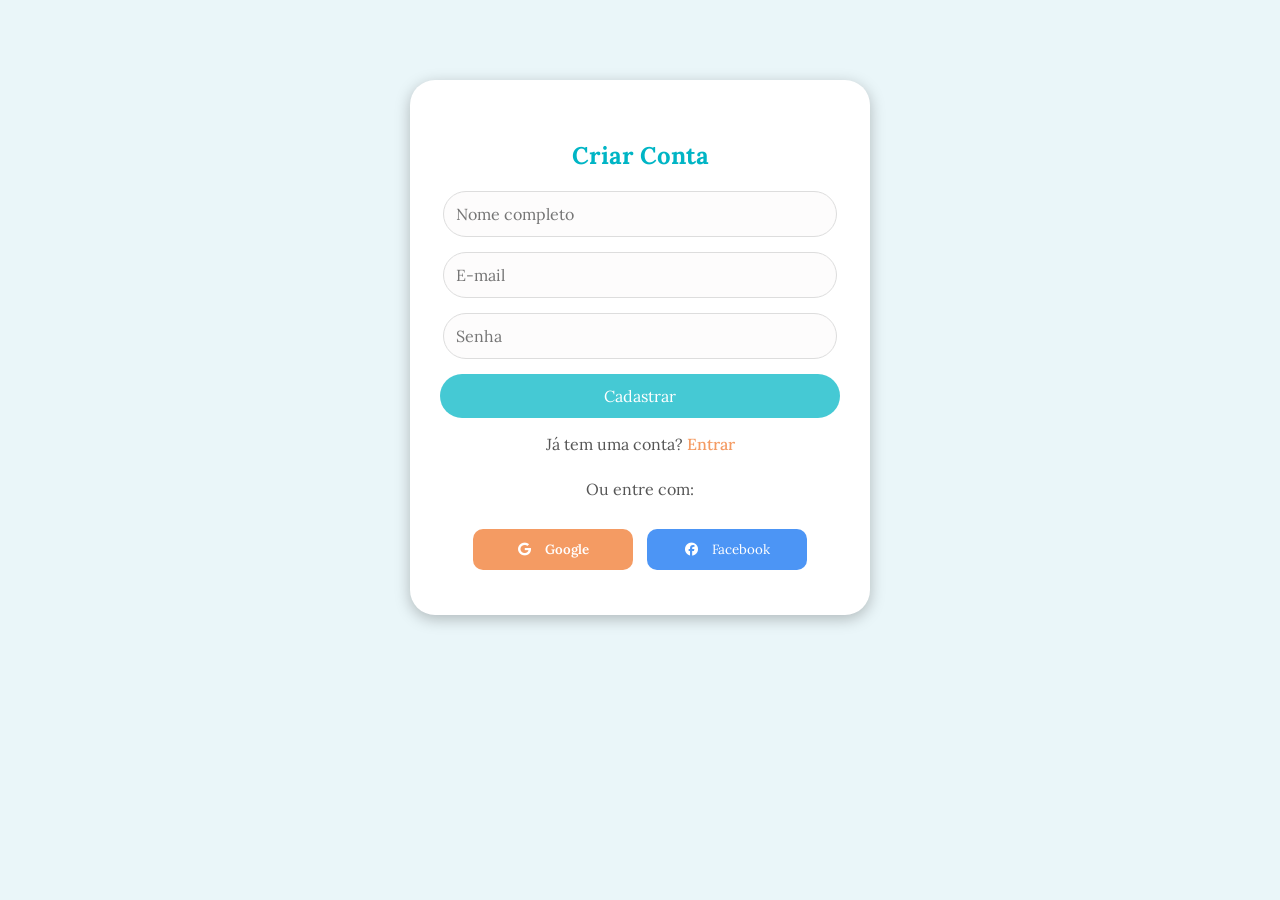
<file: cadastro.html>
<!DOCTYPE html>
<html lang="pt-BR">

<head>
  <meta charset="UTF-8">
  <meta name="viewport" content="width=device-width, initial-scale=1.0">
  <title>Cadastrar - RoamMates</title>

  <link rel="stylesheet" href="CSS/loginEcadastro.css">
  <link rel="preconnect" href="https://fonts.googleapis.com">
  <link rel="preconnect" href="https://fonts.gstatic.com" crossorigin>
  <link href="https://fonts.googleapis.com/css2?family=Lora:wght@400;500;600;700&display=swap" rel="stylesheet">

  <link rel="stylesheet" href="https://cdnjs.cloudflare.com/ajax/libs/font-awesome/6.5.0/css/all.min.css"
    crossorigin="anonymous" referrerpolicy="no-referrer" />
</head>

<body>
  <div class="auth-container">
    <h2>Criar Conta</h2>
    <form id="formCadastro">
      <input type="text" id="nome" placeholder="Nome completo" required>
      <input type="email" id="email" placeholder="E-mail" required>
      <input type="password" id="senha" placeholder="Senha" required>
      <button type="submit" class="btn">Cadastrar</button>
    </form>

    <p>Já tem uma conta? <a href="login.html">Entrar</a></p>

    <div class="social-login">
      <p>Ou entre com:</p>
      <button class="google"><i class="fab fa-google"></i> Google</button>
      <button class="facebook"><i class="fab fa-facebook"></i> Facebook</button>
    </div>
  </div>

  <script>
    document.getElementById('formCadastro').addEventListener('submit', e => {
      e.preventDefault();

      const nome = document.getElementById('nome').value.trim();
      const email = document.getElementById('email').value.trim().toLowerCase();
      const senha = document.getElementById('senha').value;

      let usuarios = JSON.parse(localStorage.getItem('usuarios')) || [];

      if (usuarios.find(u => u.email === email)) {
        alert('Este e-mail já está cadastrado.');
        return;
      }

      const novoUsuario = { nome, email, senha };
      usuarios.push(novoUsuario);
      localStorage.setItem('usuarios', JSON.stringify(usuarios));

      localStorage.setItem('usuarioLogado', JSON.stringify(novoUsuario));
      alert('Cadastro realizado com sucesso!');
      window.location.href = 'index.html';
    });
  </script>
</body>

</html>
</file>
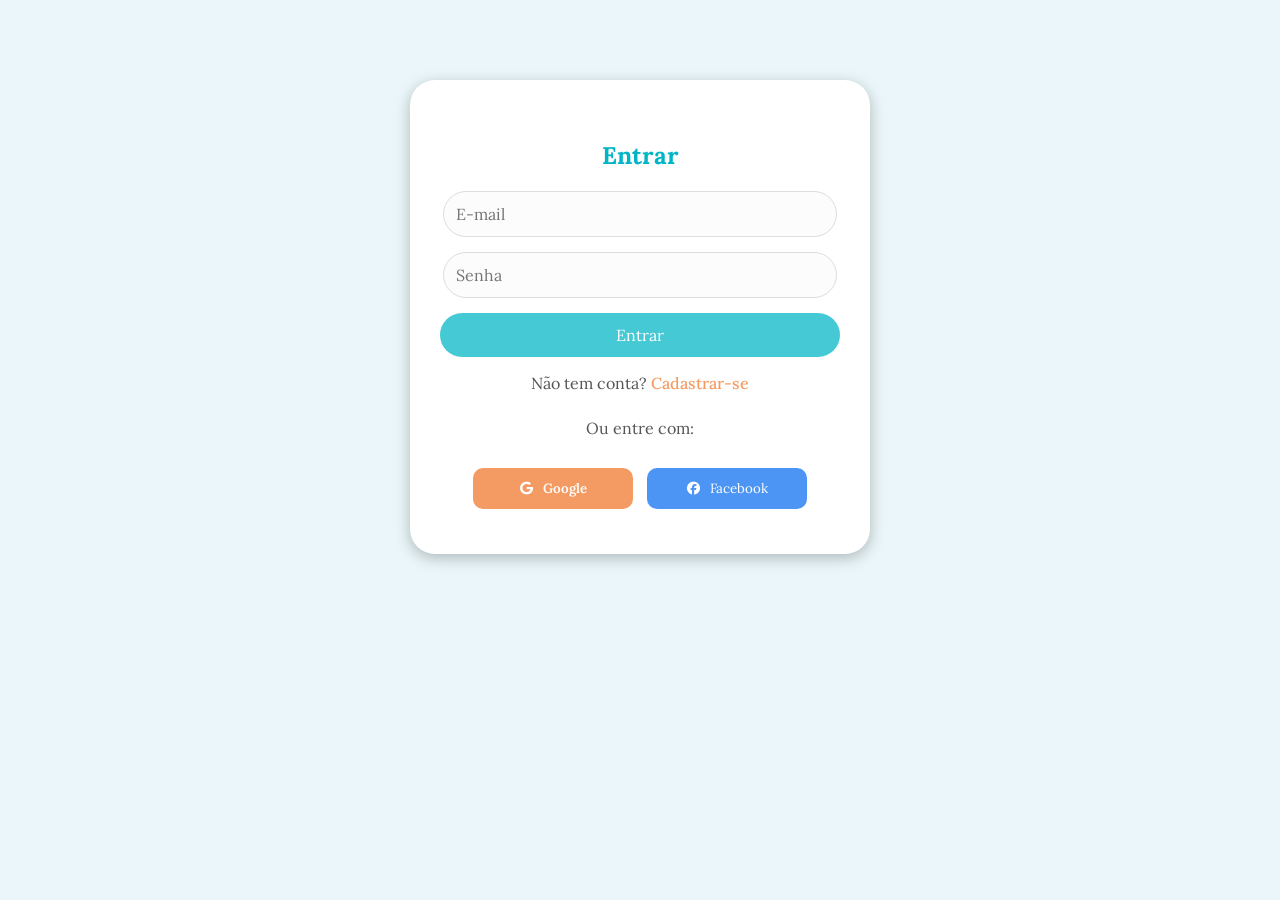
<file: login.html>
<!DOCTYPE html>
<html lang="pt-BR">

<head>
  <meta charset="UTF-8">
  <meta name="viewport" content="width=device-width, initial-scale=1.0">
  <title>Entrar - RoamMates</title>

  <link rel="stylesheet" href="CSS/loginEcadastro.css">
  <link rel="preconnect" href="https://fonts.googleapis.com">
  <link rel="preconnect" href="https://fonts.gstatic.com" crossorigin>
  <link href="https://fonts.googleapis.com/css2?family=Lora:wght@400;500;600;700&display=swap" rel="stylesheet">

  <!-- Font Awesome (CDN - versão gratuita) -->
  <link rel="stylesheet" href="https://cdnjs.cloudflare.com/ajax/libs/font-awesome/6.5.0/css/all.min.css"
    integrity="sha512-eNSY1k9f0t1w1k9qkz5mZ1m3b5i1e5f7f6x9k8j7..." crossorigin="anonymous"
    referrerpolicy="no-referrer" />

</head>

<body>
  <div class="auth-container">
    <h2>Entrar</h2>
    <form id="formLogin">
      <input type="email" id="emailLogin" placeholder="E-mail" required>
      <input type="password" id="senhaLogin" placeholder="Senha" required>
      <button type="submit" class="btn">Entrar</button>
    </form>

    <p>Não tem conta? <a href="cadastro.html">Cadastrar-se</a></p>

    <div class="social-login">
      <p>Ou entre com:</p>
      <button class="google"><i class="fab fa-google"></i></a>Google</button>
      <button class="facebook"><i class="fab fa-facebook"></i></a>Facebook</button>
    </div>
  </div>

  <script>
    document.getElementById('formLogin').addEventListener('submit', e => {
      e.preventDefault();

      const email = document.getElementById('emailLogin').value.trim().toLowerCase();
      const senha = document.getElementById('senhaLogin').value;

      const usuarios = JSON.parse(localStorage.getItem('usuarios')) || [];
      const usuario = usuarios.find(u => u.email === email && u.senha === senha);

      if (usuario) {
        // Armazena o usuário logado
        localStorage.setItem('usuarioLogado', JSON.stringify(usuario));

        alert(`Bem-vindo(a), ${usuario.nome}!`);

        // ✅ Redireciona para o perfil do usuário logado
        window.location.href = 'perfil.html';
      } else {
        alert('E-mail ou senha incorretos.');
      }
    });
  </script>
</body>

</html>
</file>
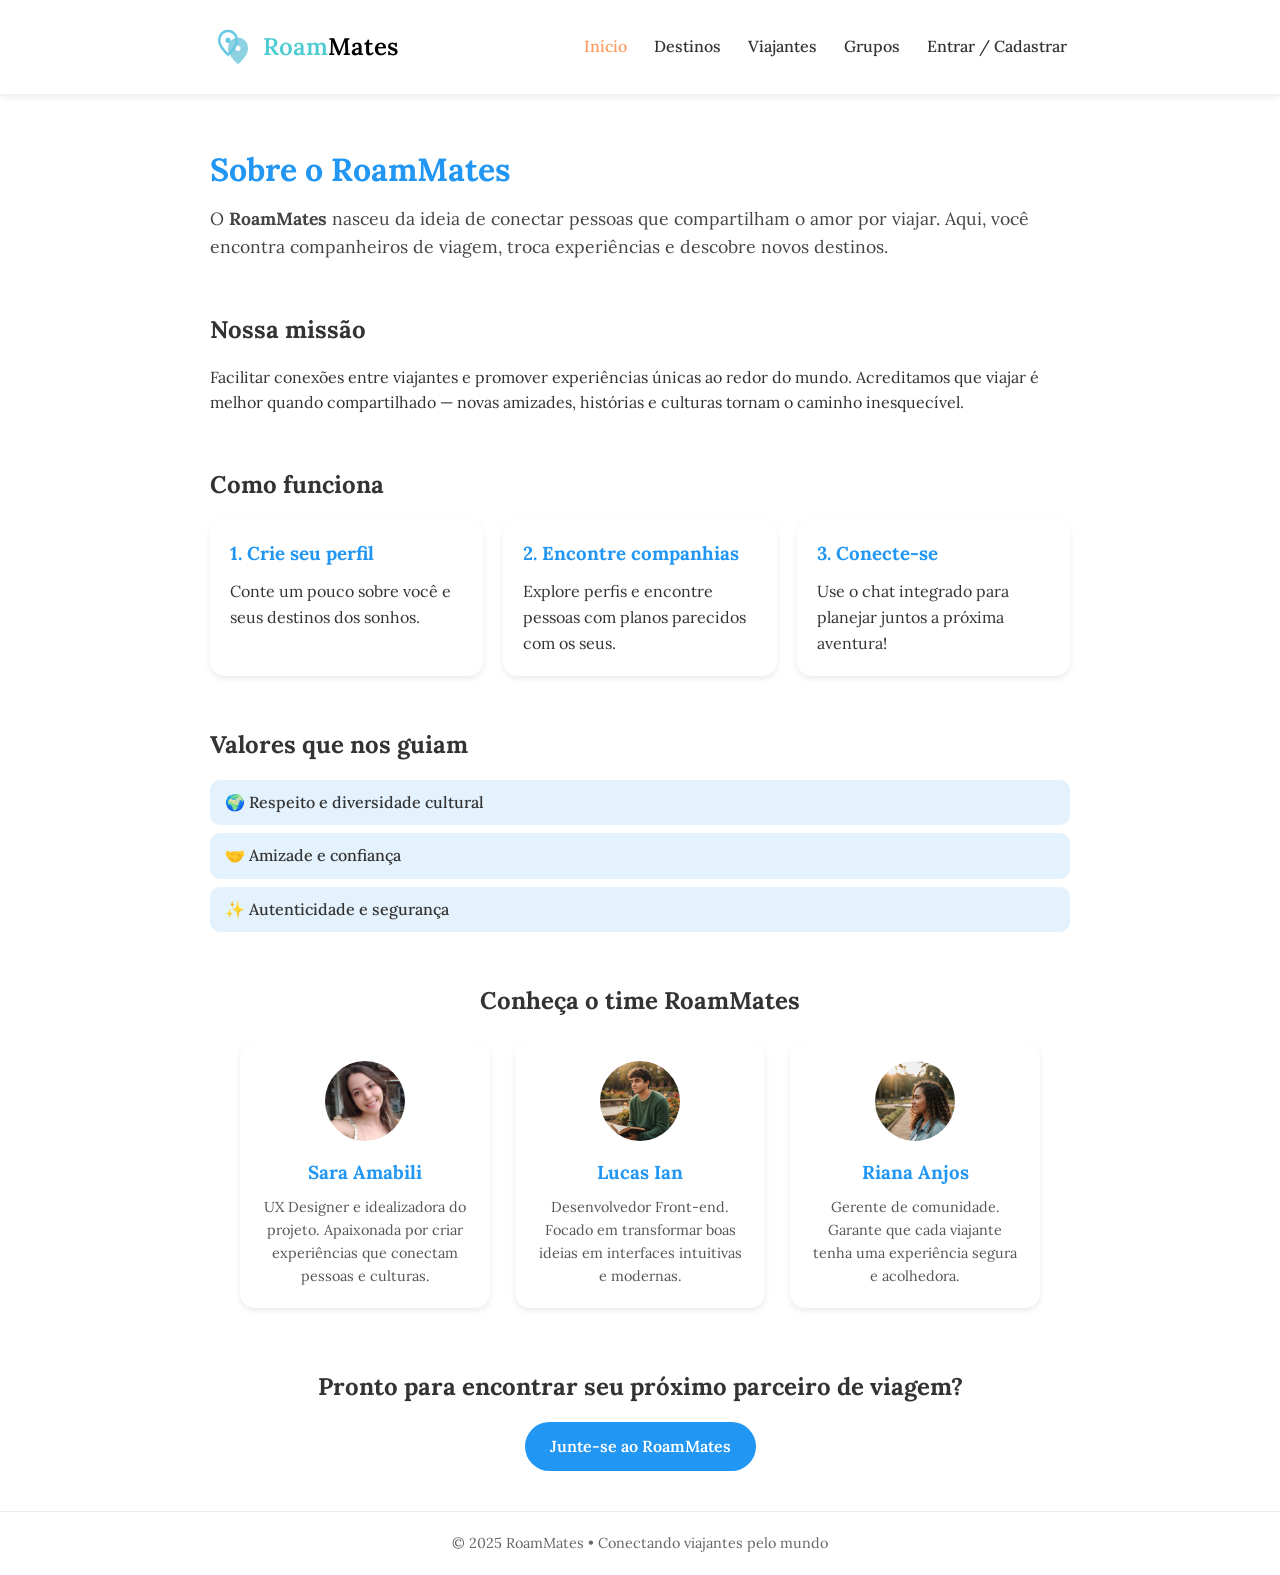
<file: sobre.html>
<!DOCTYPE html>
<html lang="pt-BR">

<head>
  <meta charset="UTF-8" />
  <meta name="viewport" content="width=device-width, initial-scale=1.0" />
  <title>Sobre - RoamMates</title>

  <link rel="stylesheet" href="CSS/sobre.css" />
  <link href="https://fonts.googleapis.com/css2?family=Lora:wght@400;500;600;700&display=swap" rel="stylesheet">

</head>

<body>
  <header>
    <div class="logo">
      <img src="IMG/Logo.png" alt="Logo RoamMates">
      <h1>Roam<span style="color: black;">Mates</span></h1>
    </div>

    <nav>
      <ul>
        <li><a href="index.html" class="ativo">Início</a></li>
        <li><a href="destinos.html">Destinos</a></li>
        <li><a href="viajantes.html">Viajantes</a></li>
        <li><a href="grupos.html">Grupos</a></li>
        <li><a id="linkLogin" href="login.html">Entrar / Cadastrar</a></li>

        <li id="usuarioLogado" style="display:none;">
          <a id="linkPerfil" href="perfil.html"><span id="nomeUsuario"></span></a>
          <button id="btnSair" class="btn-sair"><a href="index.html" style="color: white;">Sair</a></button>
        </li>
      </ul>
    </nav>
  </header>

  <main class="container">
    <section class="intro">
      <h1>Sobre o RoamMates</h1>
      <p>O <strong>RoamMates</strong> nasceu da ideia de conectar pessoas que compartilham o amor por viajar. Aqui,
        você encontra companheiros de viagem, troca experiências e descobre novos destinos.</p>
    </section>

    <section class="missao">
      <h2>Nossa missão</h2>
      <p>Facilitar conexões entre viajantes e promover experiências únicas ao redor do mundo. Acreditamos que viajar é
        melhor quando compartilhado — novas amizades, histórias e culturas tornam o caminho inesquecível.</p>
    </section>

    <section class="como-funciona">
      <h2>Como funciona</h2>
      <div class="passos">
        <div class="card">
          <h3>1. Crie seu perfil</h3>
          <p>Conte um pouco sobre você e seus destinos dos sonhos.</p>
        </div>
        <div class="card">
          <h3>2. Encontre companhias</h3>
          <p>Explore perfis e encontre pessoas com planos parecidos com os seus.</p>
        </div>
        <div class="card">
          <h3>3. Conecte-se</h3>
          <p>Use o chat integrado para planejar juntos a próxima aventura!</p>
        </div>
      </div>
    </section>

    <section class="valores">
      <h2>Valores que nos guiam</h2>
      <ul>
        <li>🌍 Respeito e diversidade cultural</li>
        <li>🤝 Amizade e confiança</li>
        <li>✨ Autenticidade e segurança</li>
      </ul>
    </section>

    <section class="equipe">
      <h2>Conheça o time RoamMates</h2>
      <div class="membros">
        <div class="membro">
          <img src="IMG/Foto - Sara Amabili Castilhos.jpeg" alt="Sara Amabili" />
          <h3>Sara Amabili</h3>
          <p>UX Designer e idealizadora do projeto. Apaixonada por criar experiências que conectam pessoas e culturas.
          </p>
        </div>
        <div class="membro">
          <img src="IMG/LucasIan.png" alt="Lucas Ian" />
          <h3>Lucas Ian</h3>
          <p>Desenvolvedor Front-end. Focado em transformar boas ideias em interfaces intuitivas e modernas.</p>
        </div>
        <div class="membro">
          <img src="IMG/RianaAnjos.png" alt="Riana Anjos" />
          <h3>Riana Anjos</h3>
          <p>Gerente de comunidade. Garante que cada viajante tenha uma experiência segura e acolhedora.</p>
        </div>
      </div>
    </section>

    <section class="cta">
      <h2>Pronto para encontrar seu próximo parceiro de viagem?</h2>
      <a href="cadastro.html" class="btn">Junte-se ao RoamMates</a>
    </section>
  </main>

  <footer>
    <p>© 2025 RoamMates • Conectando viajantes pelo mundo</p>
  </footer>

  <script>
    // Animação suave ao rolar
    const cards = document.querySelectorAll('.card, .membro');
    window.addEventListener('scroll', () => {
      cards.forEach(card => {
        const rect = card.getBoundingClientRect();
        if (rect.top < window.innerHeight - 50) card.classList.add('visivel');
      });
    });

    const usuarioAtivo = JSON.parse(localStorage.getItem('usuarioLogado'));
    const nomeUsuario = document.getElementById('nomeUsuario');
    const linkLogin = document.getElementById('linkLogin');
    const usuarioLogadoEl = document.getElementById('usuarioLogado');
    const btnSair = document.getElementById('btnSair');

    if (usuarioAtivo) {
      nomeUsuario.textContent = `Olá, ${usuarioAtivo.nome.split(' ')[0]}!`;
      usuarioLogadoEl.style.display = 'flex';
      linkLogin.style.display = 'none';
    } else {
      usuarioLogadoEl.style.display = 'none';
      linkLogin.style.display = 'inline';
    }

    btnSair?.addEventListener('click', () => {
      localStorage.removeItem('usuarioLogado');
      alert('Você saiu da sua conta.');
      window.location.reload();
    });
  </script>
</body>

</html>
</file>
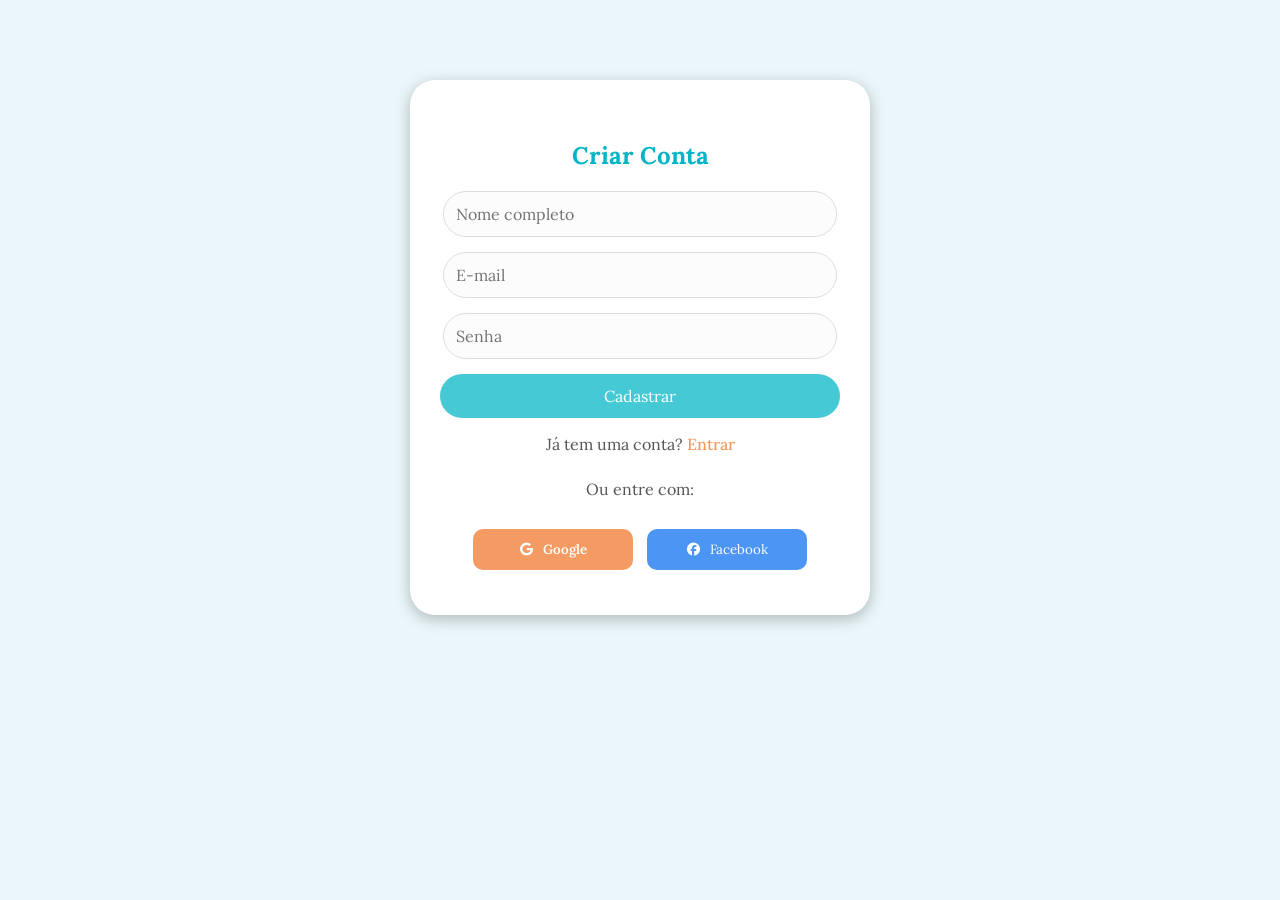
<file: HTML/cadastro.html>
<!DOCTYPE html>
<html lang="pt-BR">

<head>
  <meta charset="UTF-8">
  <meta name="viewport" content="width=device-width, initial-scale=1.0">
  <title>Cadastrar - RoamMates</title>

  <link rel="stylesheet" href="/CSS/loginEcadastro.css">
  <link rel="preconnect" href="https://fonts.googleapis.com">
  <link rel="preconnect" href="https://fonts.gstatic.com" crossorigin>
  <link href="https://fonts.googleapis.com/css2?family=Lora:wght@400;500;600;700&display=swap" rel="stylesheet">

  <!-- Font Awesome (CDN - versão gratuita) -->
  <link rel="stylesheet" href="https://cdnjs.cloudflare.com/ajax/libs/font-awesome/6.5.0/css/all.min.css"
    integrity="sha512-eNSY1k9f0t1w1k9qkz5mZ1m3b5i1e5f7f6x9k8j7..." crossorigin="anonymous"
    referrerpolicy="no-referrer" />

</head>

<body>
  <div class="auth-container">
    <h2>Criar Conta</h2>
    <form id="formCadastro">
      <input type="text" id="nome" placeholder="Nome completo" required>
      <input type="email" id="email" placeholder="E-mail" required>
      <input type="password" id="senha" placeholder="Senha" required>
      <button type="submit" class="btn">Cadastrar</button>
    </form>

    <p>Já tem uma conta? <a href="login.html">Entrar</a></p>

    <div class="social-login">
      <p>Ou entre com:</p>
      <button class="google"><i class="fab fa-google"></i></a>Google</button>
      <button class="facebook"><i class="fab fa-facebook"></i></a>Facebook</button>
    </div>
  </div>

</body>

</html>
<script>
  document.getElementById('formCadastro').addEventListener('submit', e => {
    e.preventDefault();
    const nome = nome.value.trim();
    const email = document.getElementById('email').value.trim().toLowerCase();
    const senha = document.getElementById('senha').value;

    let usuarios = JSON.parse(localStorage.getItem('usuarios')) || [];
    if (usuarios.find(u => u.email === email)) {
      alert('Este e-mail já está cadastrado.');
      return;
    }

    const novoUsuario = { nome, email, senha };
    usuarios.push(novoUsuario);
    localStorage.setItem('usuarios', JSON.stringify(usuarios));

    localStorage.setItem('usuarioLogado', JSON.stringify(novoUsuario));
    alert('Cadastro realizado com sucesso!');
    window.location.href = 'index.html';
  });
</script>
</body>

</html>
</file>
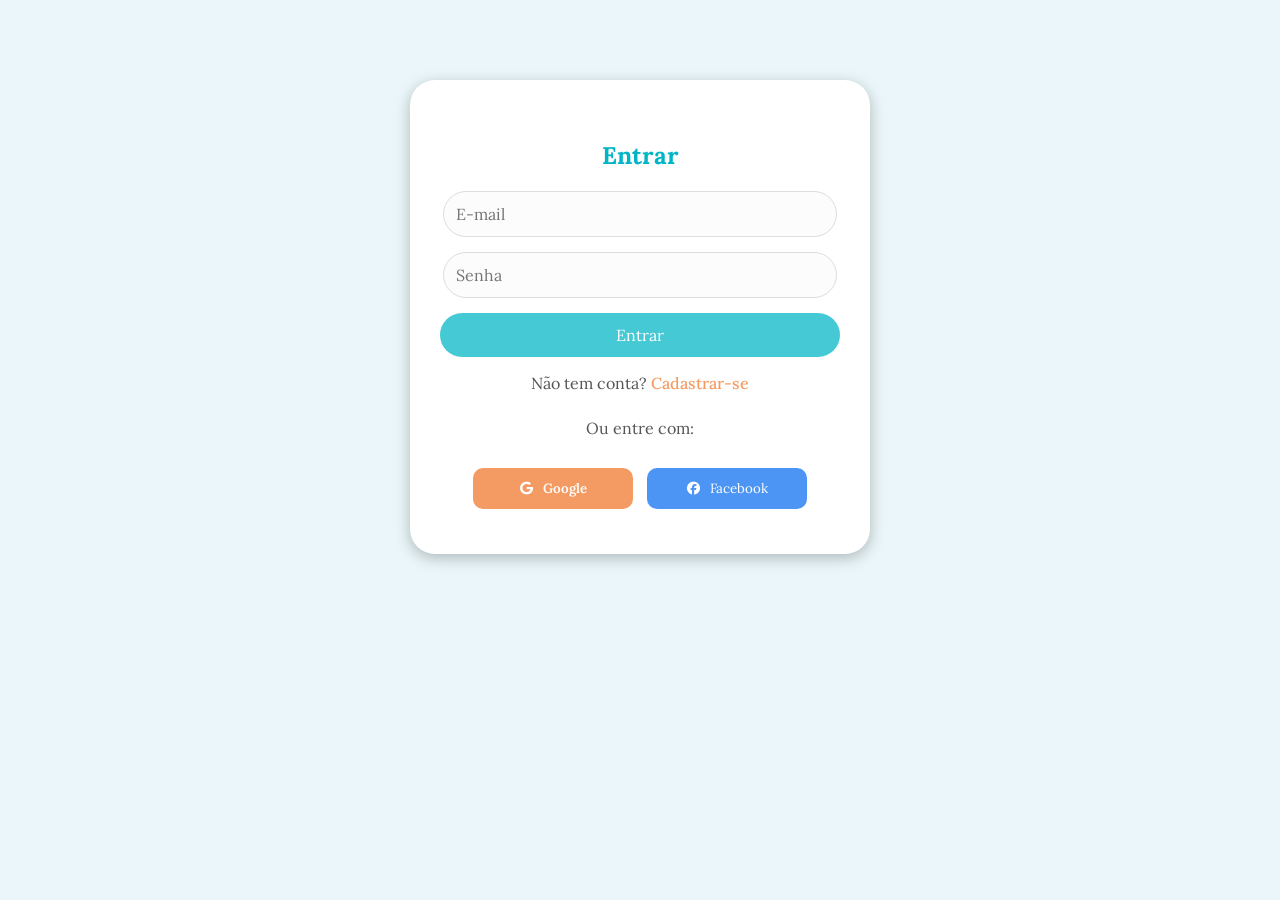
<file: HTML/login.html>
<!DOCTYPE html>
<html lang="pt-BR">

<head>
  <meta charset="UTF-8">
  <meta name="viewport" content="width=device-width, initial-scale=1.0">
  <title>Entrar - RoamMates</title>

  <link rel="stylesheet" href="/CSS/loginEcadastro.css">
  <link rel="preconnect" href="https://fonts.googleapis.com">
  <link rel="preconnect" href="https://fonts.gstatic.com" crossorigin>
  <link href="https://fonts.googleapis.com/css2?family=Lora:wght@400;500;600;700&display=swap" rel="stylesheet">

  <!-- Font Awesome (CDN - versão gratuita) -->
  <link rel="stylesheet" href="https://cdnjs.cloudflare.com/ajax/libs/font-awesome/6.5.0/css/all.min.css"
    integrity="sha512-eNSY1k9f0t1w1k9qkz5mZ1m3b5i1e5f7f6x9k8j7..." crossorigin="anonymous"
    referrerpolicy="no-referrer" />

</head>

<body>
  <div class="auth-container">
    <h2>Entrar</h2>
    <form id="formLogin">
      <input type="email" id="emailLogin" placeholder="E-mail" required>
      <input type="password" id="senhaLogin" placeholder="Senha" required>
      <button type="submit" class="btn">Entrar</button>
    </form>

    <p>Não tem conta? <a href="cadastro.html">Cadastrar-se</a></p>

    <div class="social-login">
      <p>Ou entre com:</p>
      <button class="google"><i class="fab fa-google"></i></a>Google</button>
      <button class="facebook"><i class="fab fa-facebook"></i></a>Facebook</button>
    </div>
  </div>

  <script>
    document.getElementById('formLogin').addEventListener('submit', e => {
      e.preventDefault();

      const email = document.getElementById('emailLogin').value.trim().toLowerCase();
      const senha = document.getElementById('senhaLogin').value;

      const usuarios = JSON.parse(localStorage.getItem('usuarios')) || [];
      const usuario = usuarios.find(u => u.email === email && u.senha === senha);

      if (usuario) {
        // Armazena o usuário logado
        localStorage.setItem('usuarioLogado', JSON.stringify(usuario));

        alert(`Bem-vindo(a), ${usuario.nome}!`);

        // ✅ Redireciona para o perfil do usuário logado
        window.location.href = 'perfil.html';
      } else {
        alert('E-mail ou senha incorretos.');
      }
    });
  </script>
</body>

</html>
</file>
<file: CSS/loginEcadastro.css>
/* ======= Login e Cadastro ======= */
* {
  font-family: 'Lora', sans-serif;
}

body {
  background-color: #8ed1e32f;
}

.auth-container {
  width: 100%;
  max-width: 400px;
  background-color: #fff;
  padding: 40px 30px;
  border-radius: 25px;
  box-shadow: 0 4px 15px rgba(0, 0, 0, 0.25);
  text-align: center;
  margin: 80px auto;
  transition: all 0.3s ease-in-out;
}

.auth-container h2 {
  color: #00B5C5;
  margin-bottom: 20px;
}

.auth-container p {
  color: #555;
  margin-bottom: 25px;
}

.auth-container input {
  background-color: #f5f0f038;
  width: 92%;
  padding: 12px;
  margin-bottom: 15px;
  border: 1px solid #ddd;
  border-radius: 25px;
  outline: none;
  font-size: 1rem;
  transition: 0.3s;
}

.auth-container input:focus {
  border-color: #00B5C5;
  box-shadow: 0 0 5px rgba(0, 181, 197, 0.3);
}

.auth-container .btn {
  background-color: #00b5c5ba;
  color: #fff;
  border: none;
  padding: 12px 0;
  border-radius: 25px;
  width: 100%;
  font-size: 1em;
  cursor: pointer;
  transition: 0.3s;
}

.auth-container .btn:hover {
  background-color: #00B5C5;
}

a {
  color: #F49B63;
  text-decoration: none;
  font-weight: 500;
}

a:hover {
  text-decoration: underline;
}

.social-login {
  margin-top: 10px;
}

.social-login button {
  margin: 5px;
  border: none;
  border-radius: 10px;
  padding: 12px;
  width: 40%;
  cursor: pointer;
}

i {
  color: white;
  margin-inline-end: 10px;
}

.google {
  background: #F49B63;
  color: white;
  font-weight: 600;
}

.facebook {
  background: #1876f2c5;
  color: white;
}

@media (max-width: 768px) {

  .auth-container {
    max-width: 75vmin;
  }
}
</file>
<file: CSS/sobre.css>
/* ======= Configurações Globais ======= */
* {
  margin: 0;
  padding: 0;
  box-sizing: border-box;
  font-family: 'Lora', sans-serif;
}

body {
  background-color: #fff;
  color: #333;
  line-height: 1.6;
}

/* ======= Cabeçalho ======= */
header {
  display: flex;
  justify-content: space-evenly;
  align-items: center;
  background-color: #ffffff;
  padding: 3vmin;
  box-shadow: 0 2px 8px rgba(0, 0, 0, 0.1);
  position: sticky;
  top: 0;
  z-index: 10;
}

.logo {
  display: flex;
  align-items: center;
  gap: 10px;
}

.logo img {
  width: 40px;
  height: 40px;
}

.logo h1 {
  color: #4FCCD1;
  font-size: 1.5em;
  font-weight: 600;
}

nav ul {
  list-style: none;
  display: flex;
  gap: 3vmin;
}

nav ul li a {
  text-decoration: none;
  color: #333;
  font-weight: 500;
  transition: 0.3s;
}

nav ul li a:hover,
nav ul li a.ativo {
  color: #FF9A5E;
}

.btn-sair {
  background-color: #F49B63;
  color: #fff;
  border: none;
  padding: 2px 12px;
  border-radius: 10px;
  cursor: pointer;
  transition: 0.3s;
  margin-inline-start: 4px;
}

.btn-sair:hover {
  background-color: #e6884d;
}

/* ===== CONTEÚDO ===== */
.container {
  padding: 0px 20px 40px;
  max-width: 900px;
  margin: 0 auto;
}

.intro h1 {
  font-size: 2rem;
  color: #2196f3;
  margin-bottom: 10px;
}

.intro p {
  font-size: 1.1rem;
  color: #444;
}

/* ===== SEÇÕES ===== */
section {
  margin-top: 50px;
}

h2 {
  color: #333;
  margin-bottom: 15px;
}

/* ===== PASSOS ===== */
.passos {
  display: flex;
  flex-wrap: wrap;
  gap: 20px;
}

.card {
  background: white;
  border-radius: 15px;
  padding: 20px;
  box-shadow: 0 3px 6px rgba(0, 0, 0, 0.08);
  flex: 1;
  min-width: 250px;
  opacity: 0;
  transform: translateY(30px);
  transition: all 0.6s ease;
}

.card.visivel {
  opacity: 1;
  transform: translateY(0);
}

.card h3 {
  color: #2196f3;
  margin-bottom: 10px;
}

/* ===== VALORES ===== */
.valores ul {
  list-style: none;
}

.valores li {
  background: #e3f2fd;
  padding: 10px 15px;
  border-radius: 10px;
  margin-bottom: 8px;
  font-weight: 500;
}

/* ===== EQUIPE ===== */
.equipe {
  text-align: center;
}

.membros {
  display: flex;
  flex-wrap: wrap;
  gap: 25px;
  justify-content: center;
  margin-top: 20px;
}

.membro {
  background: white;
  border-radius: 15px;
  box-shadow: 0 3px 6px rgba(0, 0, 0, 0.08);
  padding: 20px;
  width: 250px;
  opacity: 0;
  transform: translateY(30px);
  transition: all 0.6s ease;
}

.membro.visivel {
  opacity: 1;
  transform: translateY(0);
}

.membro img {
  width: 80px;
  height: 80px;
  border-radius: 50%;
  object-fit: cover;
  margin-bottom: 10px;
}

.membro h3 {
  color: #2196f3;
  margin-bottom: 8px;
}

.membro p {
  font-size: 0.9rem;
  color: #555;
}

/* ===== CTA ===== */
.cta {
  text-align: center;
  margin-top: 60px;
}

.cta .btn {
  display: inline-block;
  background: #2196f3;
  color: white;
  padding: 12px 25px;
  border-radius: 30px;
  text-decoration: none;
  font-weight: 600;
  transition: 0.3s;
}

.cta .btn:hover {
  background: #1976d2;
}

/* ===== RODAPÉ ===== */
footer {
  text-align: center;
  padding: 20px;
  background: #fff;
  color: #666;
  font-size: 0.9rem;
  border-top: 1px solid #eee;
}

/* ===== RESPONSIVIDADE ===== */
@media (max-width: 700px) {
  .logo {
    margin-bottom: 2vmin;
  }

  header {
    flex-direction: column;
    text-align: center;
    padding-top: 5vmin;
  }

  nav ul {
    flex-wrap: wrap;
    justify-content: center;
  }

  .intro h1 {
    font-size: 1.6rem;
  }

  .membros {
    flex-direction: column;
    align-items: center;
  }

  .membro {
    width: 85%;
  }

  .top-bar {
    justify-content: center;
  }
}
</file>
